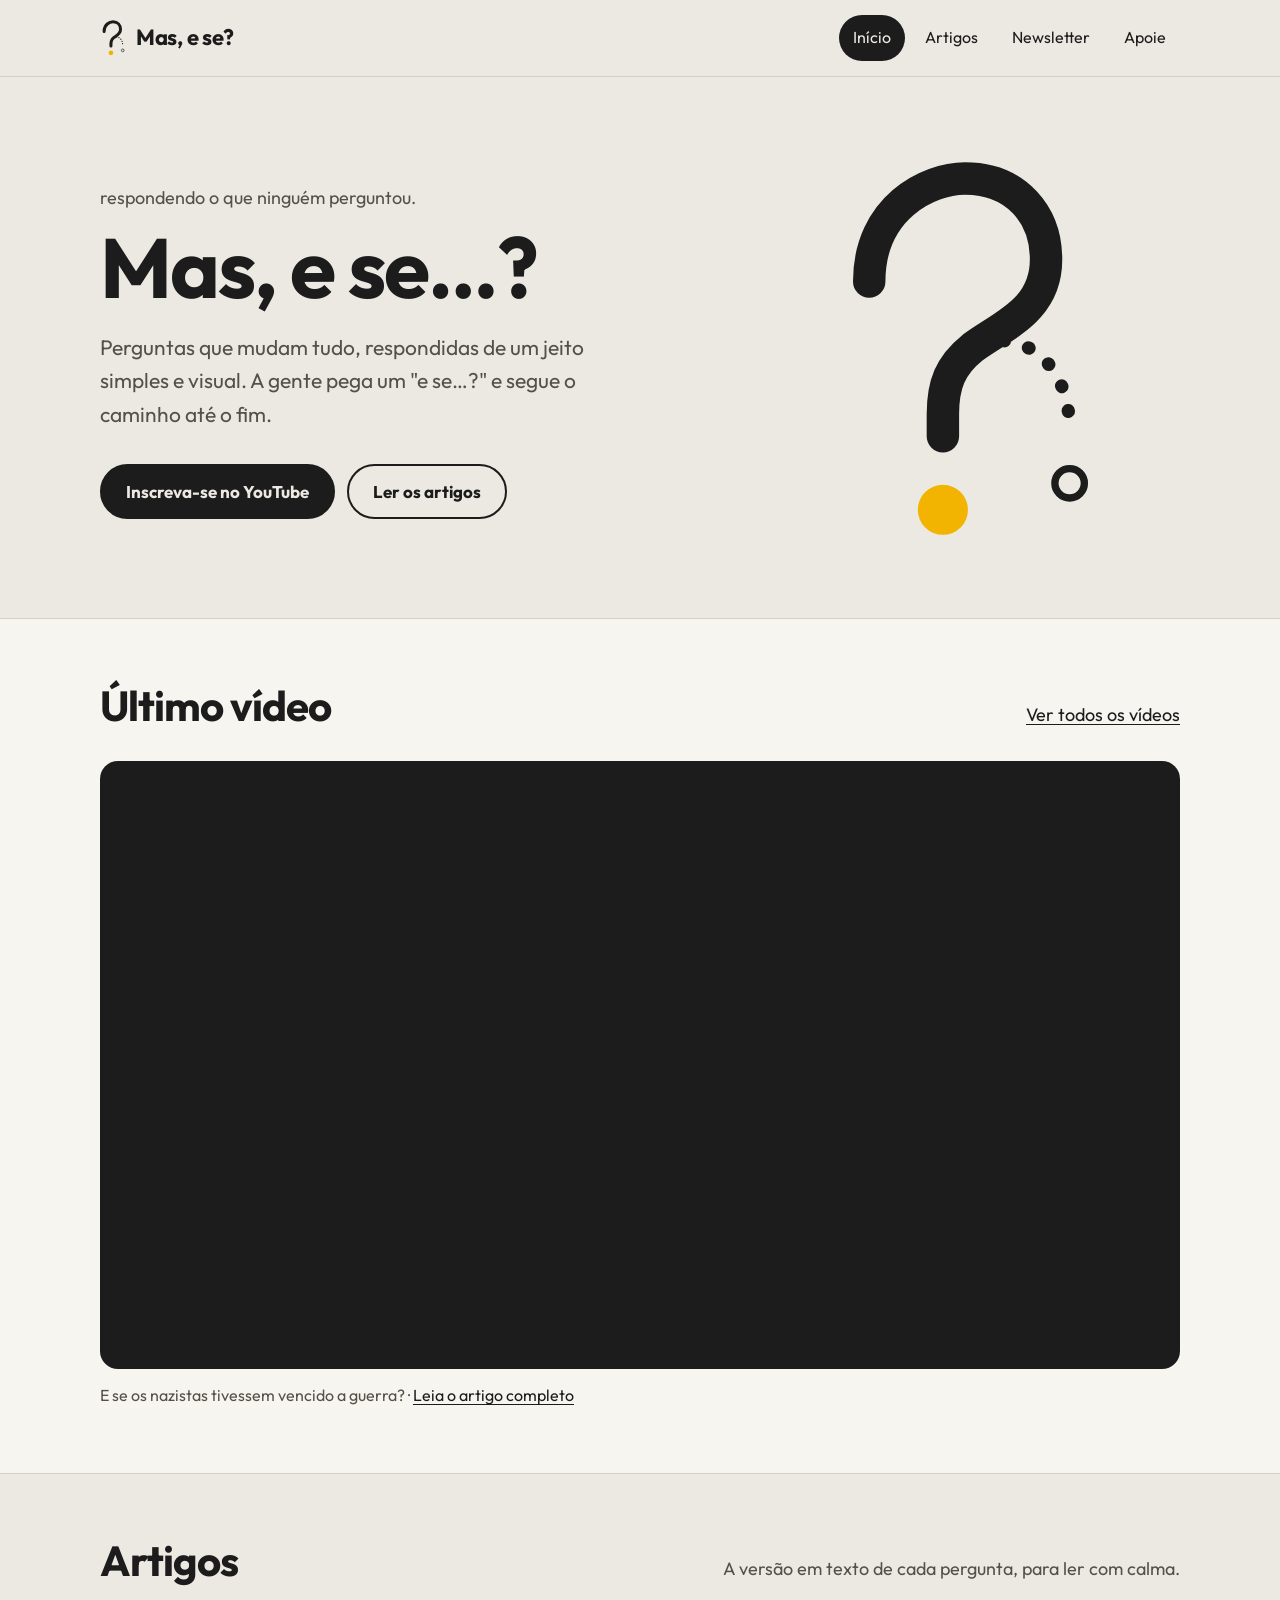
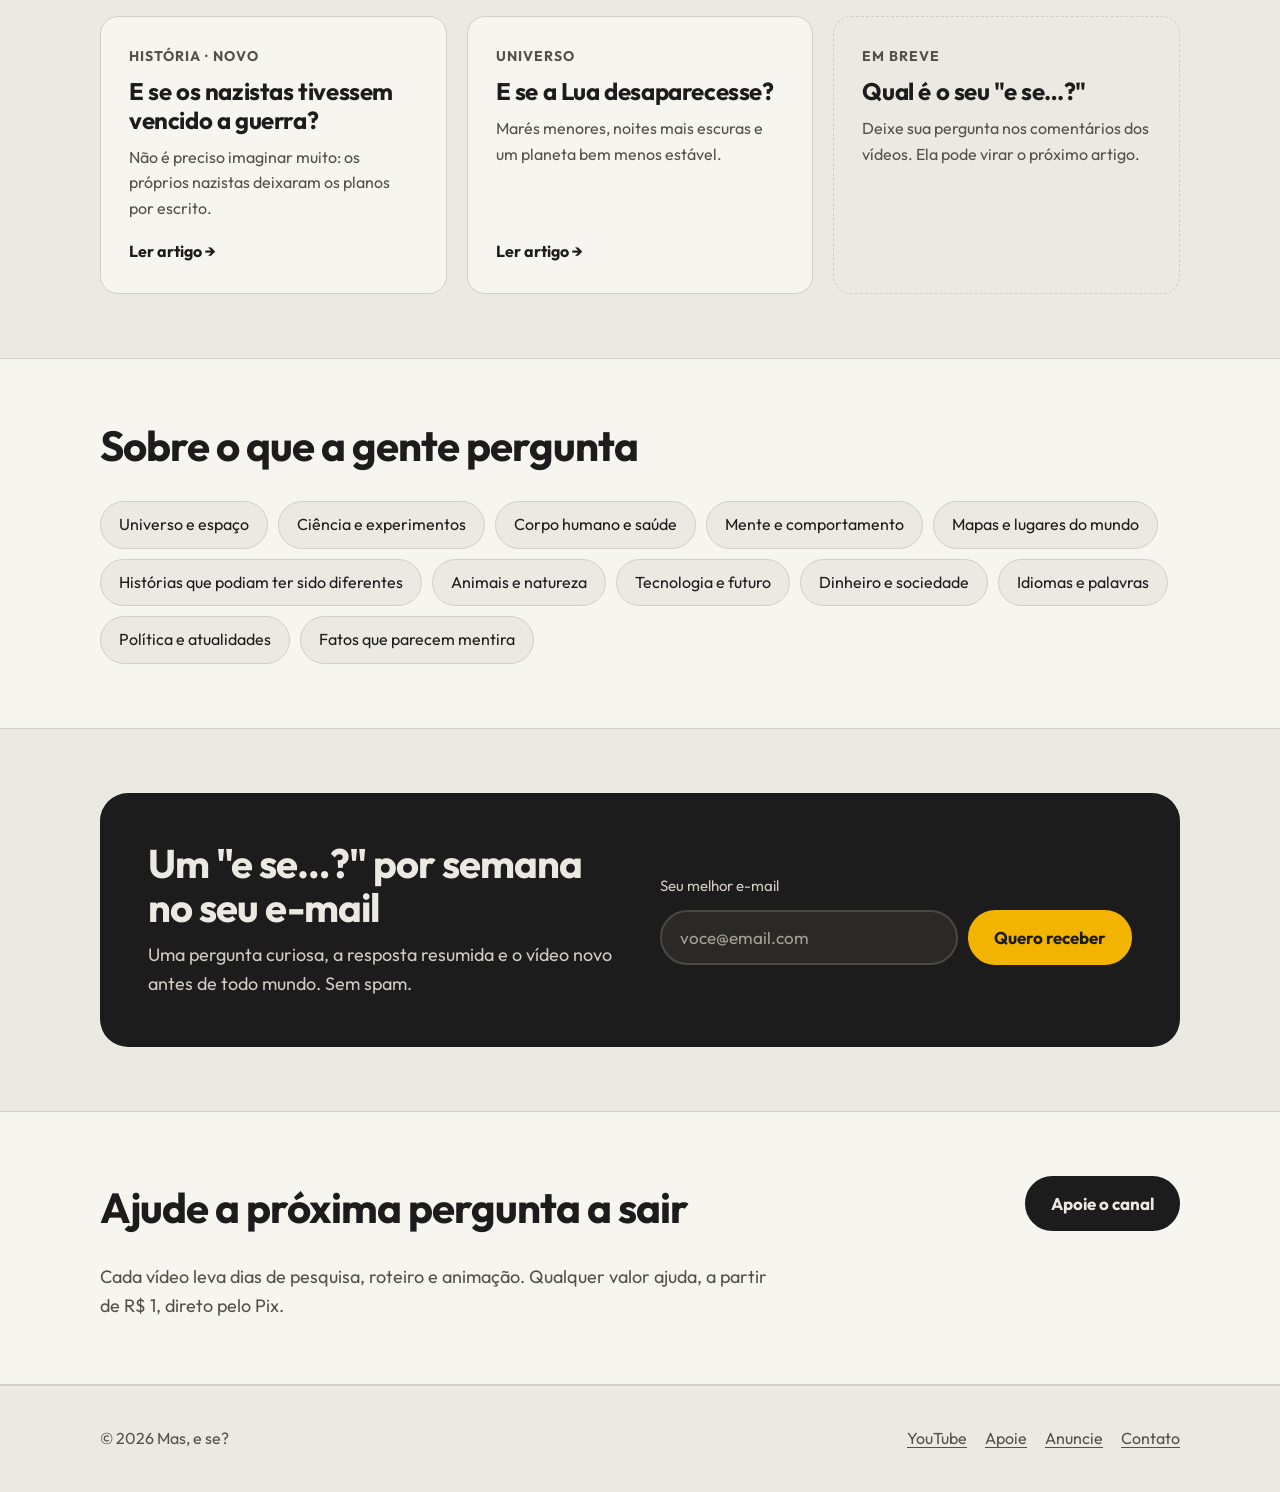
<file: index.html>
<!doctype html>
<html lang="pt-BR">
<head>
  <meta charset="utf-8">
  <meta name="viewport" content="width=device-width, initial-scale=1">
  <title>Mas, e se? — perguntas que mudam tudo</title>
  <meta name="description" content="Perguntas que mudam tudo, respondidas de um jeito simples e visual. Ciência, história, universo, corpo humano e muito mais.">
  <meta property="og:title" content="Mas, e se?">
  <meta property="og:description" content="Perguntas que mudam tudo, respondidas de um jeito simples e visual.">
  <meta property="og:type" content="website">
  <link rel="icon" href="favicon.svg" type="image/svg+xml">
  <link rel="preconnect" href="https://fonts.googleapis.com">
  <link rel="preconnect" href="https://fonts.gstatic.com" crossorigin>
  <link href="https://fonts.googleapis.com/css2?family=Outfit:wght@400;700&display=swap" rel="stylesheet">
  <link rel="stylesheet" href="style.css">
</head>
<body>
  <a class="skip" href="#conteudo">Pular para o conteúdo</a>

  <header class="site-header">
    <div class="wrap">
      <a class="brand" href="/" aria-label="Mas, e se? — página inicial">
        <img src="logo.svg" alt="" width="26" height="38">
        <span>Mas, e se?</span>
      </a>
      <nav class="nav" aria-label="Principal">
        <a href="/" aria-current="page">Início</a>
        <a href="#artigos">Artigos</a>
        <a href="#newsletter">Newsletter</a>
        <a href="apoie.html">Apoie</a>
      </nav>
    </div>
  </header>

  <main id="conteudo">
    <!-- HERO -->
    <section class="hero">
      <div class="wrap">
        <div>
          <p class="eyebrow">respondendo o que ninguém perguntou.</p>
          <h1>Mas, e se…?</h1>
          <p class="lead">Perguntas que mudam tudo, respondidas de um jeito simples e visual. A gente pega um "e se…?" e segue o caminho até o fim.</p>
          <div class="hero-actions">
            <a class="btn" href="https://www.youtube.com/@youtubemasese?sub_confirmation=1" target="_blank" rel="noopener">Inscreva-se no YouTube</a>
            <a class="btn ghost" href="#artigos">Ler os artigos</a>
          </div>
        </div>
        <img class="hero-mark" src="logo.svg" alt="" width="280" height="405">
      </div>
    </section>

    <!-- ÚLTIMO VÍDEO -->
    <section class="alt" aria-labelledby="titulo-video">
      <div class="wrap">
        <div class="section-head">
          <h2 id="titulo-video">Último vídeo</h2>
          <a href="https://www.youtube.com/@youtubemasese/videos" target="_blank" rel="noopener">Ver todos os vídeos</a>
        </div>
        <!-- Para trocar o vídeo, substitua o código depois de /embed/ pelo do vídeo novo (o que vem depois de youtu.be/ ou ?v=) -->
        <div class="video">
          <iframe src="https://www.youtube-nocookie.com/embed/lJ1Ig2pgP_Q" title="E se os nazistas tivessem vencido a guerra? — Mas, e se?" loading="lazy" allow="accelerometer; autoplay; clipboard-write; encrypted-media; gyroscope; picture-in-picture" allowfullscreen></iframe>
        </div>
        <p class="video-caption">E se os nazistas tivessem vencido a guerra? · <a href="e-se-os-nazistas-tivessem-vencido.html">Leia o artigo completo</a></p>
      </div>
    </section>

    <!-- ARTIGOS -->
    <section id="artigos" aria-labelledby="titulo-artigos">
      <div class="wrap">
        <div class="section-head">
          <h2 id="titulo-artigos">Artigos</h2>
          <p>A versão em texto de cada pergunta, para ler com calma.</p>
        </div>
        <div class="cards">
          <a class="card" href="e-se-os-nazistas-tivessem-vencido.html">
            <span class="tag">História · Novo</span>
            <h3>E se os nazistas tivessem vencido a guerra?</h3>
            <p>Não é preciso imaginar muito: os próprios nazistas deixaram os planos por escrito.</p>
            <span class="more">Ler artigo →</span>
          </a>
          <a class="card" href="e-se-a-lua-desaparecesse.html">
            <span class="tag">Universo</span>
            <h3>E se a Lua desaparecesse?</h3>
            <p>Marés menores, noites mais escuras e um planeta bem menos estável.</p>
            <span class="more">Ler artigo →</span>
          </a>
          <div class="card soon">
            <span class="tag">Em breve</span>
            <h3>Qual é o seu "e se…?"</h3>
            <p>Deixe sua pergunta nos comentários dos vídeos. Ela pode virar o próximo artigo.</p>
          </div>
        </div>
      </div>
    </section>

    <!-- TEMAS -->
    <section class="alt" aria-labelledby="titulo-temas">
      <div class="wrap">
        <div class="section-head">
          <h2 id="titulo-temas">Sobre o que a gente pergunta</h2>
        </div>
        <ul class="topics">
          <li>Universo e espaço</li>
          <li>Ciência e experimentos</li>
          <li>Corpo humano e saúde</li>
          <li>Mente e comportamento</li>
          <li>Mapas e lugares do mundo</li>
          <li>Histórias que podiam ter sido diferentes</li>
          <li>Animais e natureza</li>
          <li>Tecnologia e futuro</li>
          <li>Dinheiro e sociedade</li>
          <li>Idiomas e palavras</li>
          <li>Política e atualidades</li>
          <li>Fatos que parecem mentira</li>
        </ul>
      </div>
    </section>

    <!-- NEWSLETTER (funciona com o Netlify Forms) -->
    <section id="newsletter" aria-labelledby="titulo-news">
      <div class="wrap">
        <div class="newsletter">
          <div>
            <h2 id="titulo-news">Um "e se…?" por semana no seu e-mail</h2>
            <p>Uma pergunta curiosa, a resposta resumida e o vídeo novo antes de todo mundo. Sem spam.</p>
          </div>
          <form name="newsletter" method="POST" action="/obrigado.html" data-netlify="true" netlify-honeypot="campo-extra">
            <input type="hidden" name="form-name" value="newsletter">
            <p class="hidden-field"><label>Não preencha: <input name="campo-extra"></label></p>
            <label for="email">Seu melhor e-mail</label>
            <div class="field-row">
              <input id="email" type="email" name="email" placeholder="voce@email.com" autocomplete="email" required>
              <button class="btn" type="submit">Quero receber</button>
            </div>
          </form>
        </div>
      </div>
    </section>

    <!-- APOIO -->
    <section class="alt" aria-labelledby="titulo-apoio">
      <div class="wrap">
        <div class="section-head">
          <h2 id="titulo-apoio">Ajude a próxima pergunta a sair</h2>
          <a class="btn" href="apoie.html">Apoie o canal</a>
        </div>
        <p style="margin:0;max-width:680px;color:var(--muted)">Cada vídeo leva dias de pesquisa, roteiro e animação. Qualquer valor ajuda, a partir de R$ 1, direto pelo Pix.</p>
      </div>
    </section>
  </main>

  <footer class="site-footer">
    <div class="wrap">
      <span>© <span id="ano">2026</span> Mas, e se?</span>
      <nav aria-label="Rodapé">
        <a href="https://www.youtube.com/@youtubemasese" target="_blank" rel="noopener">YouTube</a>
        <a href="apoie.html">Apoie</a>
        <a href="apoie.html#anuncie">Anuncie</a>
        <a href="mailto:canalytmasese@gmail.com">Contato</a>
      </nav>
    </div>
  </footer>
  <script>document.getElementById('ano').textContent = new Date().getFullYear();</script>
</body>
</html>
</file>
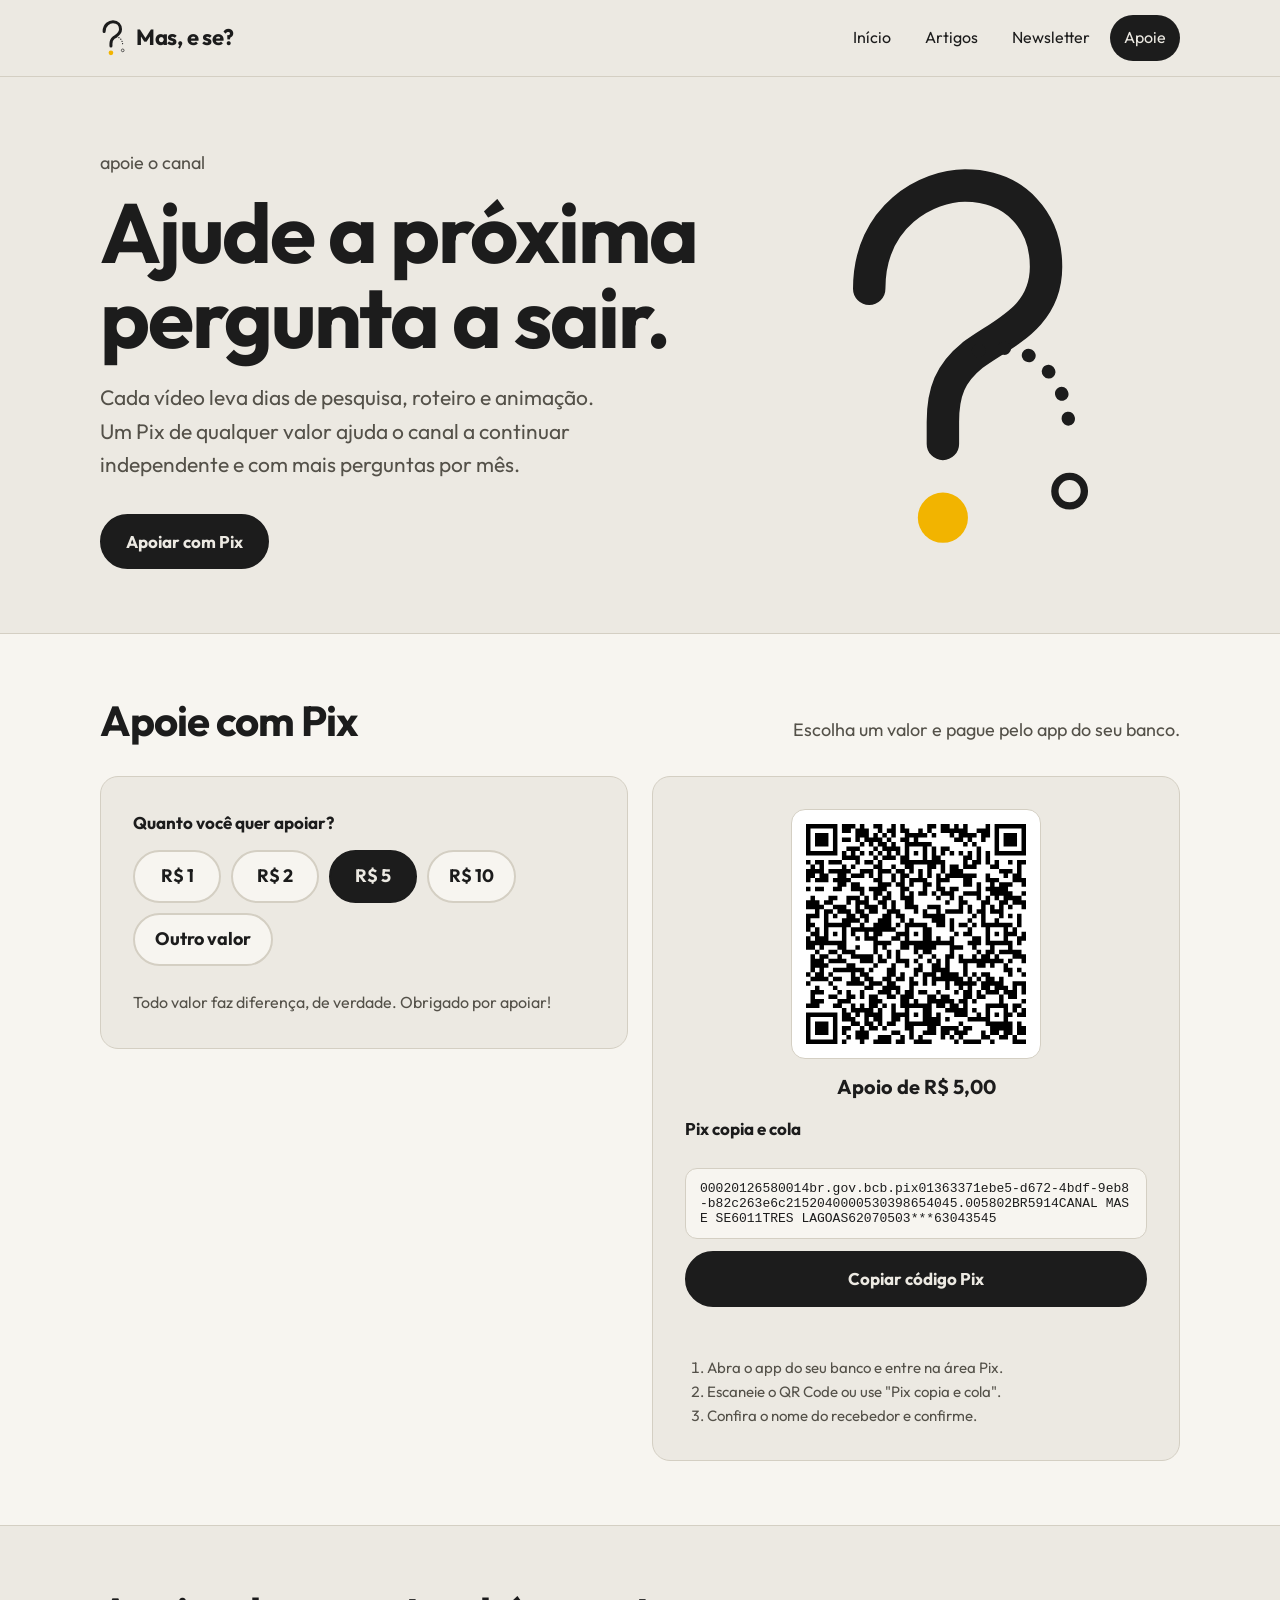
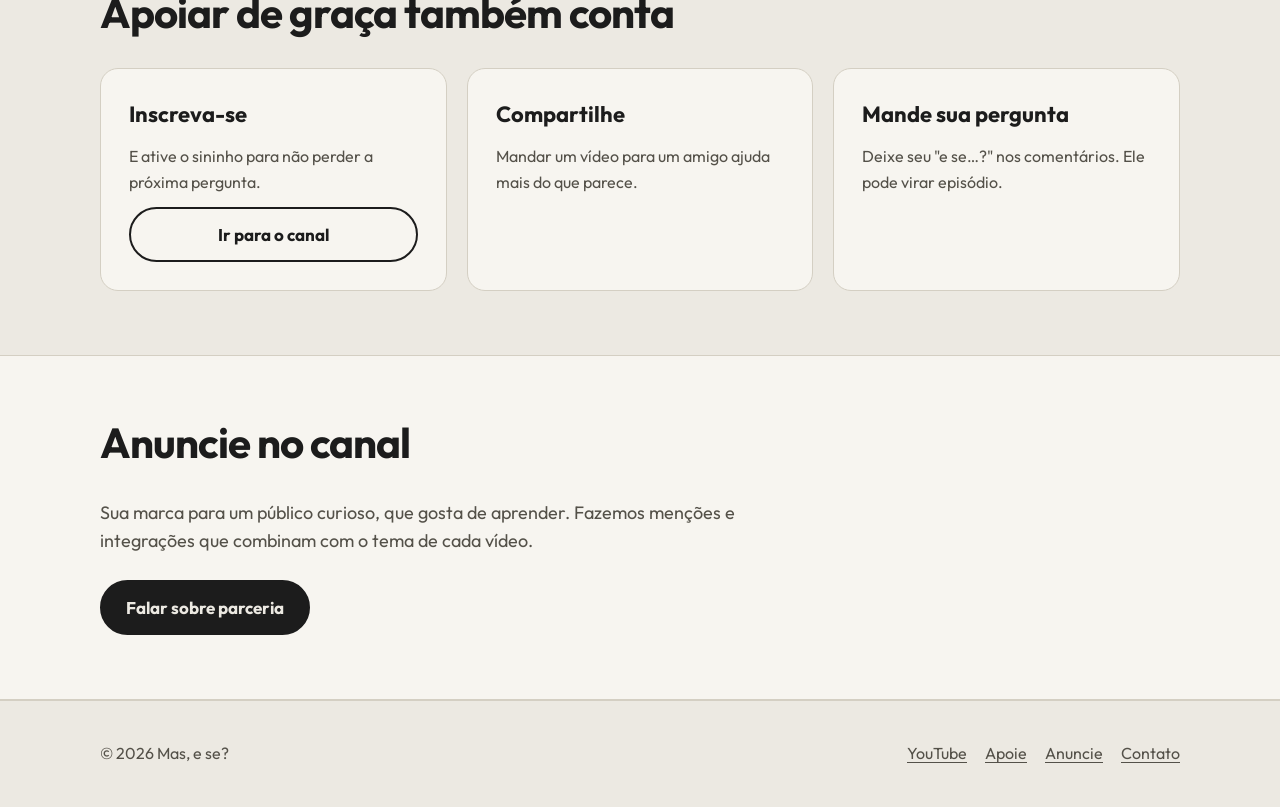
<file: apoie.html>
<!doctype html>
<html lang="pt-BR">
<head>
  <meta charset="utf-8">
  <meta name="viewport" content="width=device-width, initial-scale=1">
  <title>Apoie o canal — Mas, e se?</title>
  <meta name="description" content="Apoie o Mas, e se? com um Pix de qualquer valor e ajude a próxima pergunta a sair.">
  <link rel="icon" href="favicon.svg" type="image/svg+xml">
  <link rel="preconnect" href="https://fonts.googleapis.com">
  <link rel="preconnect" href="https://fonts.gstatic.com" crossorigin>
  <link href="https://fonts.googleapis.com/css2?family=Outfit:wght@400;700&display=swap" rel="stylesheet">
  <link rel="stylesheet" href="style.css">
</head>
<body>
  <a class="skip" href="#conteudo">Pular para o conteúdo</a>

  <header class="site-header">
    <div class="wrap">
      <a class="brand" href="/" aria-label="Mas, e se? — página inicial">
        <img src="logo.svg" alt="" width="26" height="38">
        <span>Mas, e se?</span>
      </a>
      <nav class="nav" aria-label="Principal">
        <a href="/">Início</a>
        <a href="/#artigos">Artigos</a>
        <a href="/#newsletter">Newsletter</a>
        <a href="apoie.html" aria-current="page">Apoie</a>
      </nav>
    </div>
  </header>

  <main id="conteudo">
    <section class="hero">
      <div class="wrap">
        <div>
          <p class="eyebrow">apoie o canal</p>
          <h1>Ajude a próxima pergunta a sair.</h1>
          <p class="lead">Cada vídeo leva dias de pesquisa, roteiro e animação. Um Pix de qualquer valor ajuda o canal a continuar independente e com mais perguntas por mês.</p>
          <div class="hero-actions">
            <a class="btn" href="#pix">Apoiar com Pix</a>
          </div>
        </div>
        <img class="hero-mark" src="logo.svg" alt="" width="280" height="405">
      </div>
    </section>

    <!-- PIX -->
    <section id="pix" class="alt" aria-labelledby="titulo-pix">
      <div class="wrap">
        <div class="section-head">
          <h2 id="titulo-pix">Apoie com Pix</h2>
          <p>Escolha um valor e pague pelo app do seu banco.</p>
        </div>

        <div class="pix">
          <div class="pix-values">
            <p class="pix-label" id="rotulo-valor">Quanto você quer apoiar?</p>
            <div class="chips" role="group" aria-labelledby="rotulo-valor">
              <button type="button" class="chip" data-valor="1" aria-pressed="false">R$ 1</button>
              <button type="button" class="chip" data-valor="2" aria-pressed="false">R$ 2</button>
              <button type="button" class="chip" data-valor="5" aria-pressed="true">R$ 5</button>
              <button type="button" class="chip" data-valor="10" aria-pressed="false">R$ 10</button>
              <button type="button" class="chip" data-valor="outro" aria-pressed="false">Outro valor</button>
            </div>
            <div class="pix-outro" id="campo-outro" hidden>
              <label for="valor-outro">Digite o valor (R$)</label>
              <input id="valor-outro" type="number" inputmode="decimal" min="1" step="0.01" placeholder="Ex.: 15">
              <p class="pix-hint">Se deixar em branco, você digita o valor direto no app do banco.</p>
            </div>
            <p class="pix-thanks">Todo valor faz diferença, de verdade. Obrigado por apoiar!</p>
          </div>

          <div class="pix-pay">
            <div id="pix-ativo" hidden>
              <div class="pix-qr" id="pix-qr" role="img" aria-label="QR Code do Pix"></div>
              <p class="pix-amount" id="pix-valor" aria-live="polite"></p>
              <label class="pix-label" for="pix-codigo">Pix copia e cola</label>
              <textarea id="pix-codigo" readonly rows="3"></textarea>
              <button type="button" class="btn" id="copiar-pix">Copiar código Pix</button>
              <p class="pix-status" id="pix-status" role="status"></p>
              <ol class="pix-steps">
                <li>Abra o app do seu banco e entre na área Pix.</li>
                <li>Escaneie o QR Code ou use "Pix copia e cola".</li>
                <li>Confira o nome do recebedor e confirme.</li>
              </ol>
            </div>
            <div id="pix-em-breve" class="pix-soon">
              <span class="dot" aria-hidden="true"></span>
              <p><strong>O Pix entra no ar em breve.</strong> Enquanto isso, se inscrever no canal já ajuda muito.</p>
              <a class="btn ghost" href="https://www.youtube.com/@youtubemasese?sub_confirmation=1" target="_blank" rel="noopener">Inscrever-se</a>
            </div>
          </div>
        </div>
      </div>
    </section>

    <section aria-labelledby="titulo-gratis">
      <div class="wrap">
        <div class="section-head">
          <h2 id="titulo-gratis">Apoiar de graça também conta</h2>
        </div>
        <div class="support-grid">
          <div class="support-card">
            <h3>Inscreva-se</h3>
            <p>E ative o sininho para não perder a próxima pergunta.</p>
            <a class="btn ghost" href="https://www.youtube.com/@youtubemasese?sub_confirmation=1" target="_blank" rel="noopener">Ir para o canal</a>
          </div>
          <div class="support-card">
            <h3>Compartilhe</h3>
            <p>Mandar um vídeo para um amigo ajuda mais do que parece.</p>
          </div>
          <div class="support-card">
            <h3>Mande sua pergunta</h3>
            <p>Deixe seu "e se…?" nos comentários. Ele pode virar episódio.</p>
          </div>
        </div>
      </div>
    </section>

    <!-- ANUNCIE -->
    <section id="anuncie" class="alt" aria-labelledby="titulo-anuncie">
      <div class="wrap">
        <div class="section-head">
          <h2 id="titulo-anuncie">Anuncie no canal</h2>
        </div>
        <p style="margin:0 0 24px;max-width:680px;color:var(--muted)">Sua marca para um público curioso, que gosta de aprender. Fazemos menções e integrações que combinam com o tema de cada vídeo.</p>
        <a class="btn" href="mailto:canalytmasese@gmail.com?subject=Parceria%20com%20o%20Mas%2C%20e%20se%3F">Falar sobre parceria</a>
      </div>
    </section>
  </main>

  <footer class="site-footer">
    <div class="wrap">
      <span>© <span id="ano">2026</span> Mas, e se?</span>
      <nav aria-label="Rodapé">
        <a href="https://www.youtube.com/@youtubemasese" target="_blank" rel="noopener">YouTube</a>
        <a href="apoie.html">Apoie</a>
        <a href="apoie.html#anuncie">Anuncie</a>
        <a href="mailto:canalytmasese@gmail.com">Contato</a>
      </nav>
    </div>
  </footer>

  <script src="qrcode.js"></script>
  <script>
    /* ===================== CONFIGURAÇÃO DO PIX =====================
       Preencha os três campos abaixo e o Pix é ativado automaticamente.
       - chave:  sua chave Pix (e-mail, CPF/CNPJ só números, celular no formato +5567999999999, ou chave aleatória)
       - nome:   nome do recebedor, como aparece no banco (até 25 letras)
       - cidade: sua cidade (até 15 letras)
    ================================================================ */
    var PIX = {
      chave: "3371ebe5-d672-4bdf-9eb8-b82c263e6c21",
      nome: "Canal Mas, e se?",
      cidade: "Três Lagoas"
    };

    document.getElementById('ano').textContent = new Date().getFullYear();

    function semAcento(t) {
      return t.normalize('NFD').replace(/[̀-ͯ]/g, '').replace(/[^A-Za-z0-9 ]/g, '').toUpperCase().trim();
    }
    function campo(id, valor) {
      return id + String(valor.length).padStart(2, '0') + valor;
    }
    function crc16(texto) {
      var crc = 0xFFFF;
      for (var i = 0; i < texto.length; i++) {
        crc ^= texto.charCodeAt(i) << 8;
        for (var j = 0; j < 8; j++) {
          crc = (crc & 0x8000) ? ((crc << 1) ^ 0x1021) : (crc << 1);
          crc &= 0xFFFF;
        }
      }
      return crc.toString(16).toUpperCase().padStart(4, '0');
    }
    function codigoPix(valor) {
      var conta = campo('00', 'br.gov.bcb.pix') + campo('01', PIX.chave.trim());
      var p = campo('00', '01') +
        campo('26', conta) +
        campo('52', '0000') +
        campo('53', '986') +
        (valor ? campo('54', valor.toFixed(2)) : '') +
        campo('58', 'BR') +
        campo('59', semAcento(PIX.nome).slice(0, 25)) +
        campo('60', semAcento(PIX.cidade).slice(0, 15)) +
        campo('62', campo('05', '***')) +
        '6304';
      return p + crc16(p);
    }

    var configurado = PIX.chave.trim() && PIX.nome.trim() && PIX.cidade.trim();
    var chips = document.querySelectorAll('.chip');
    var campoOutro = document.getElementById('campo-outro');
    var inputOutro = document.getElementById('valor-outro');
    var qrBox = document.getElementById('pix-qr');
    var codigoBox = document.getElementById('pix-codigo');
    var valorBox = document.getElementById('pix-valor');
    var status = document.getElementById('pix-status');
    var valorAtual = 5;

    function formatar(v) {
      return v.toLocaleString('pt-BR', { style: 'currency', currency: 'BRL' });
    }

    function atualizar() {
      if (!configurado) return;
      var codigo = codigoPix(valorAtual);
      codigoBox.value = codigo;
      valorBox.textContent = valorAtual ? 'Apoio de ' + formatar(valorAtual) : 'Valor livre: digite no app do banco';
      status.textContent = '';
      qrBox.innerHTML = '';
      if (window.qrcode) {
        var qr = qrcode(0, 'M');
        qr.addData(codigo);
        qr.make();
        qrBox.innerHTML = qr.createSvgTag({ cellSize: 4, margin: 0, scalable: true });
      }
    }

    chips.forEach(function (chip) {
      chip.addEventListener('click', function () {
        chips.forEach(function (c) { c.setAttribute('aria-pressed', 'false'); });
        chip.setAttribute('aria-pressed', 'true');
        if (chip.dataset.valor === 'outro') {
          campoOutro.hidden = false;
          inputOutro.focus();
          var v = parseFloat(inputOutro.value);
          valorAtual = v > 0 ? v : null;
        } else {
          campoOutro.hidden = true;
          valorAtual = parseFloat(chip.dataset.valor);
        }
        atualizar();
      });
    });

    inputOutro.addEventListener('input', function () {
      var v = parseFloat(inputOutro.value.replace(',', '.'));
      valorAtual = v > 0 ? Math.round(v * 100) / 100 : null;
      atualizar();
    });

    document.getElementById('copiar-pix').addEventListener('click', async function () {
      try {
        await navigator.clipboard.writeText(codigoBox.value);
        status.textContent = 'Código copiado! Agora cole no app do seu banco.';
      } catch (e) {
        codigoBox.select();
        status.textContent = 'Selecione o código acima e copie manualmente.';
      }
    });

    if (configurado) {
      document.getElementById('pix-ativo').hidden = false;
      document.getElementById('pix-em-breve').hidden = true;
      atualizar();
    }
  </script>
</body>
</html>
</file>
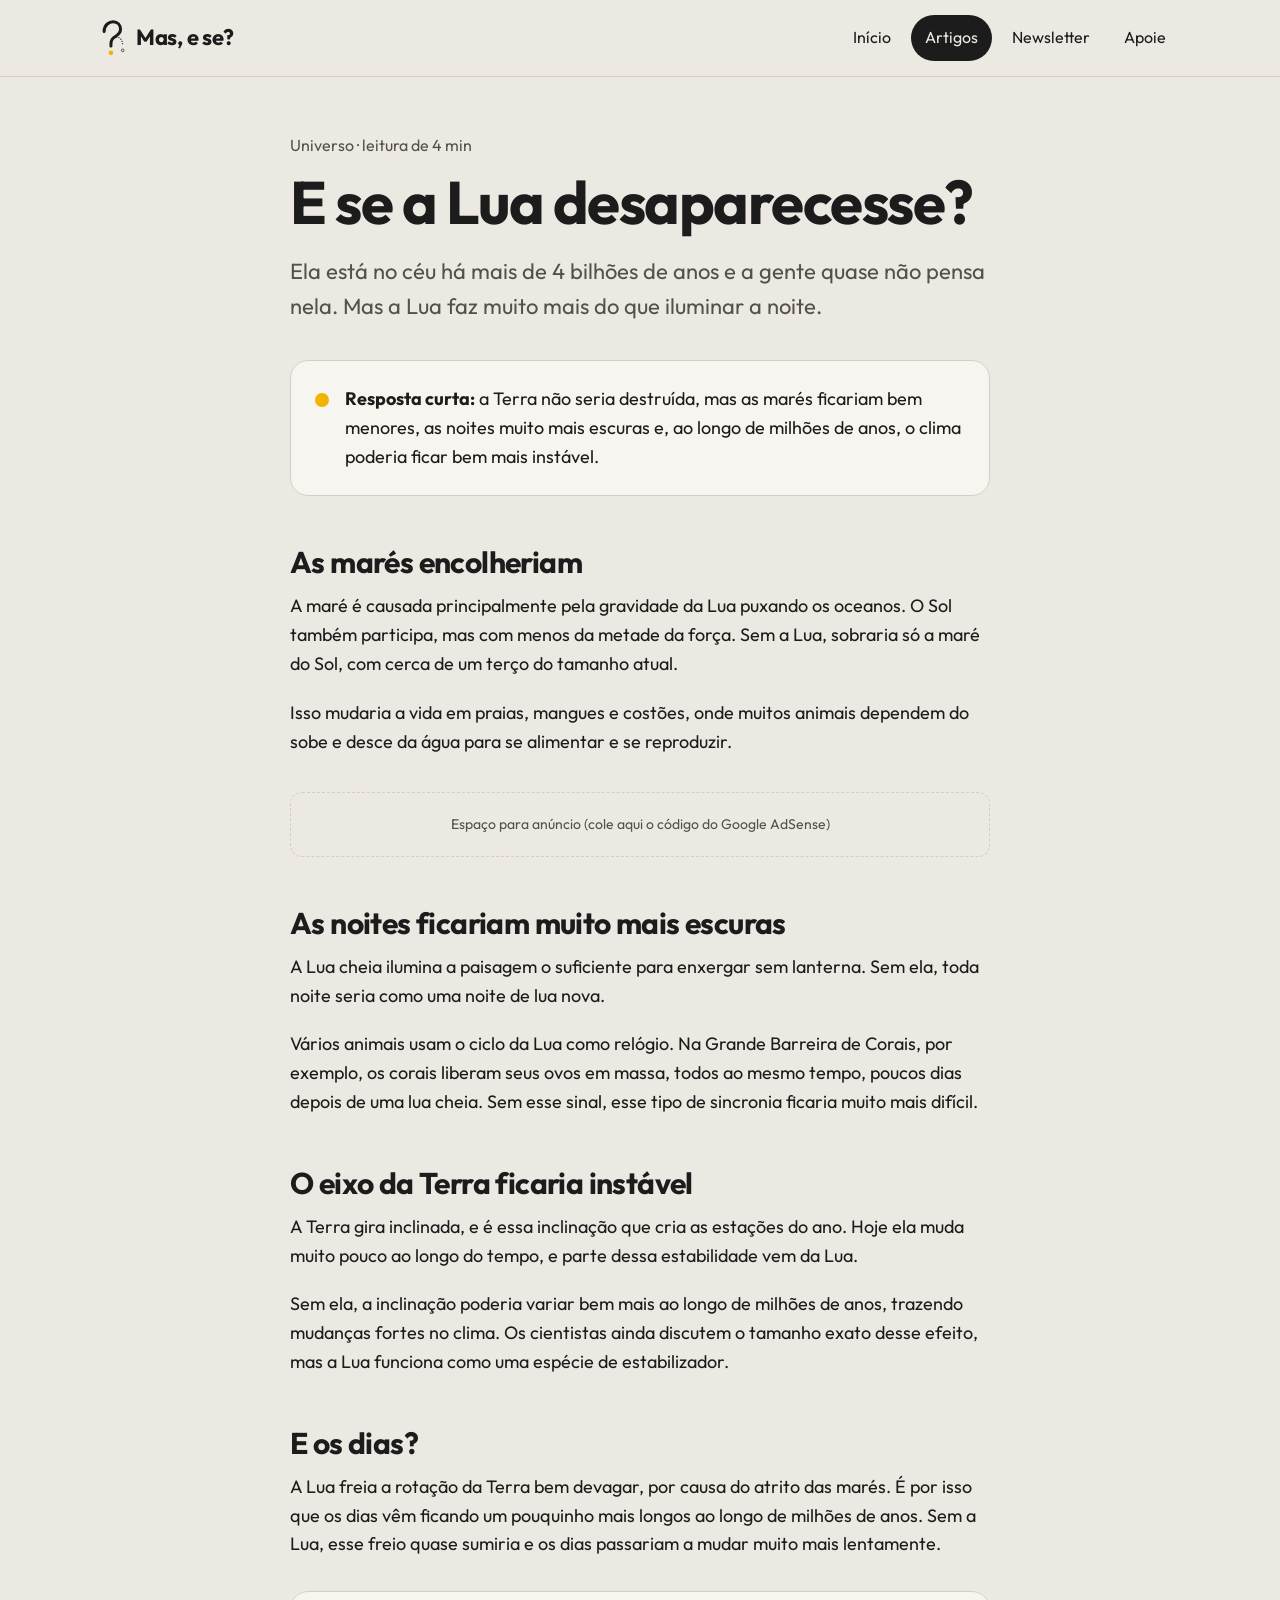
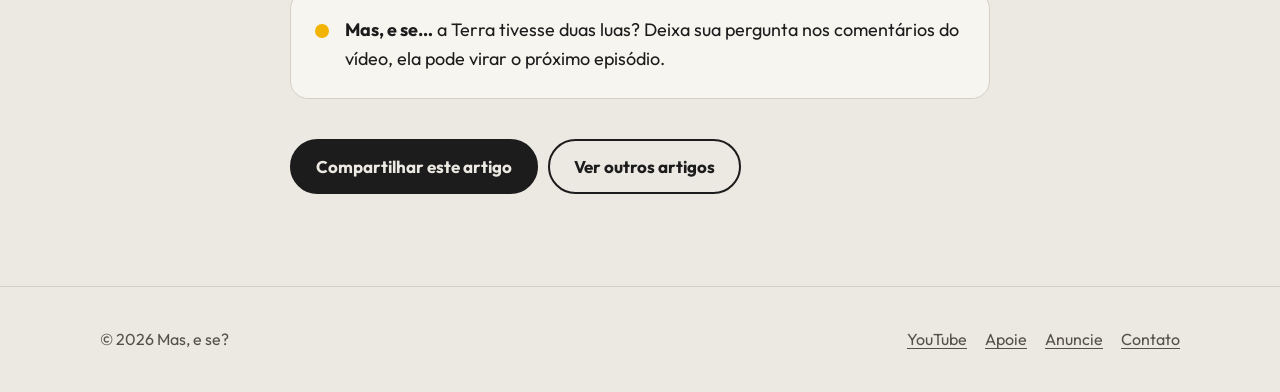
<file: e-se-a-lua-desaparecesse.html>
<!doctype html>
<html lang="pt-BR">
<head>
  <meta charset="utf-8">
  <meta name="viewport" content="width=device-width, initial-scale=1">
  <title>E se a Lua desaparecesse? — Mas, e se?</title>
  <meta name="description" content="O que aconteceria com a Terra se a Lua sumisse: marés menores, noites mais escuras e um eixo bem menos estável.">
  <meta property="og:title" content="E se a Lua desaparecesse?">
  <meta property="og:description" content="Marés menores, noites mais escuras e um planeta bem menos estável.">
  <meta property="og:type" content="article">
  <link rel="icon" href="favicon.svg" type="image/svg+xml">
  <link rel="preconnect" href="https://fonts.googleapis.com">
  <link rel="preconnect" href="https://fonts.gstatic.com" crossorigin>
  <link href="https://fonts.googleapis.com/css2?family=Outfit:wght@400;700&display=swap" rel="stylesheet">
  <link rel="stylesheet" href="style.css">
</head>
<body>
  <a class="skip" href="#conteudo">Pular para o conteúdo</a>

  <header class="site-header">
    <div class="wrap">
      <a class="brand" href="/" aria-label="Mas, e se? — página inicial">
        <img src="logo.svg" alt="" width="26" height="38">
        <span>Mas, e se?</span>
      </a>
      <nav class="nav" aria-label="Principal">
        <a href="/">Início</a>
        <a href="/#artigos" aria-current="page">Artigos</a>
        <a href="/#newsletter">Newsletter</a>
        <a href="apoie.html">Apoie</a>
      </nav>
    </div>
  </header>

  <!--
    MODELO DE ARTIGO
    Para criar um novo: copie este arquivo, renomeie (ex.: e-se-os-dinossauros-nao-tivessem-sido-extintos.html),
    troque o título, a descrição, o vídeo e o texto, e adicione um card novo na seção "Artigos" do index.html.
  -->
  <main id="conteudo" class="article">
    <article class="wrap">
      <p class="meta">Universo · leitura de 4 min</p>
      <h1>E se a Lua desaparecesse?</h1>
      <p class="lead">Ela está no céu há mais de 4 bilhões de anos e a gente quase não pensa nela. Mas a Lua faz muito mais do que iluminar a noite.</p>

      <!--
        QUANDO O VÍDEO DESTA PERGUNTA SAIR, cole aqui (trocando ID_DO_VIDEO pelo código do vídeo):

        <div class="video">
          <iframe src="https://www.youtube-nocookie.com/embed/ID_DO_VIDEO" title="Vídeo: E se a Lua desaparecesse?" loading="lazy" allow="accelerometer; autoplay; clipboard-write; encrypted-media; gyroscope; picture-in-picture" allowfullscreen></iframe>
        </div>
      -->

      <div class="callout">
        <span class="dot" aria-hidden="true"></span>
        <p><strong>Resposta curta:</strong> a Terra não seria destruída, mas as marés ficariam bem menores, as noites muito mais escuras e, ao longo de milhões de anos, o clima poderia ficar bem mais instável.</p>
      </div>

      <h2>As marés encolheriam</h2>
      <p>A maré é causada principalmente pela gravidade da Lua puxando os oceanos. O Sol também participa, mas com menos da metade da força. Sem a Lua, sobraria só a maré do Sol, com cerca de um terço do tamanho atual.</p>
      <p>Isso mudaria a vida em praias, mangues e costões, onde muitos animais dependem do sobe e desce da água para se alimentar e se reproduzir.</p>

      <div class="ad-slot">Espaço para anúncio (cole aqui o código do Google AdSense)</div>

      <h2>As noites ficariam muito mais escuras</h2>
      <p>A Lua cheia ilumina a paisagem o suficiente para enxergar sem lanterna. Sem ela, toda noite seria como uma noite de lua nova.</p>
      <p>Vários animais usam o ciclo da Lua como relógio. Na Grande Barreira de Corais, por exemplo, os corais liberam seus ovos em massa, todos ao mesmo tempo, poucos dias depois de uma lua cheia. Sem esse sinal, esse tipo de sincronia ficaria muito mais difícil.</p>

      <h2>O eixo da Terra ficaria instável</h2>
      <p>A Terra gira inclinada, e é essa inclinação que cria as estações do ano. Hoje ela muda muito pouco ao longo do tempo, e parte dessa estabilidade vem da Lua.</p>
      <p>Sem ela, a inclinação poderia variar bem mais ao longo de milhões de anos, trazendo mudanças fortes no clima. Os cientistas ainda discutem o tamanho exato desse efeito, mas a Lua funciona como uma espécie de estabilizador.</p>

      <h2>E os dias?</h2>
      <p>A Lua freia a rotação da Terra bem devagar, por causa do atrito das marés. É por isso que os dias vêm ficando um pouquinho mais longos ao longo de milhões de anos. Sem a Lua, esse freio quase sumiria e os dias passariam a mudar muito mais lentamente.</p>

      <div class="callout">
        <span class="dot" aria-hidden="true"></span>
        <p><strong>Mas, e se…</strong> a Terra tivesse duas luas? Deixa sua pergunta nos comentários do vídeo, ela pode virar o próximo episódio.</p>
      </div>

      <div class="share">
        <button class="btn" type="button" id="compartilhar">Compartilhar este artigo</button>
        <a class="btn ghost" href="/#artigos">Ver outros artigos</a>
      </div>
      <p id="aviso-copia" role="status" style="margin-top:12px;color:var(--muted);font-size:16px"></p>
    </article>
  </main>

  <footer class="site-footer">
    <div class="wrap">
      <span>© <span id="ano">2026</span> Mas, e se?</span>
      <nav aria-label="Rodapé">
        <a href="https://www.youtube.com/@youtubemasese" target="_blank" rel="noopener">YouTube</a>
        <a href="apoie.html">Apoie</a>
        <a href="apoie.html#anuncie">Anuncie</a>
        <a href="mailto:canalytmasese@gmail.com">Contato</a>
      </nav>
    </div>
  </footer>
  <script>
    document.getElementById('ano').textContent = new Date().getFullYear();
    document.getElementById('compartilhar').addEventListener('click', async function () {
      var dados = { title: document.title, url: location.href };
      var aviso = document.getElementById('aviso-copia');
      try {
        if (navigator.share) { await navigator.share(dados); return; }
        await navigator.clipboard.writeText(location.href);
        aviso.textContent = 'Link copiado!';
      } catch (e) {
        aviso.textContent = 'Copie o link na barra do navegador para compartilhar.';
      }
    });
  </script>
</body>
</html>
</file>
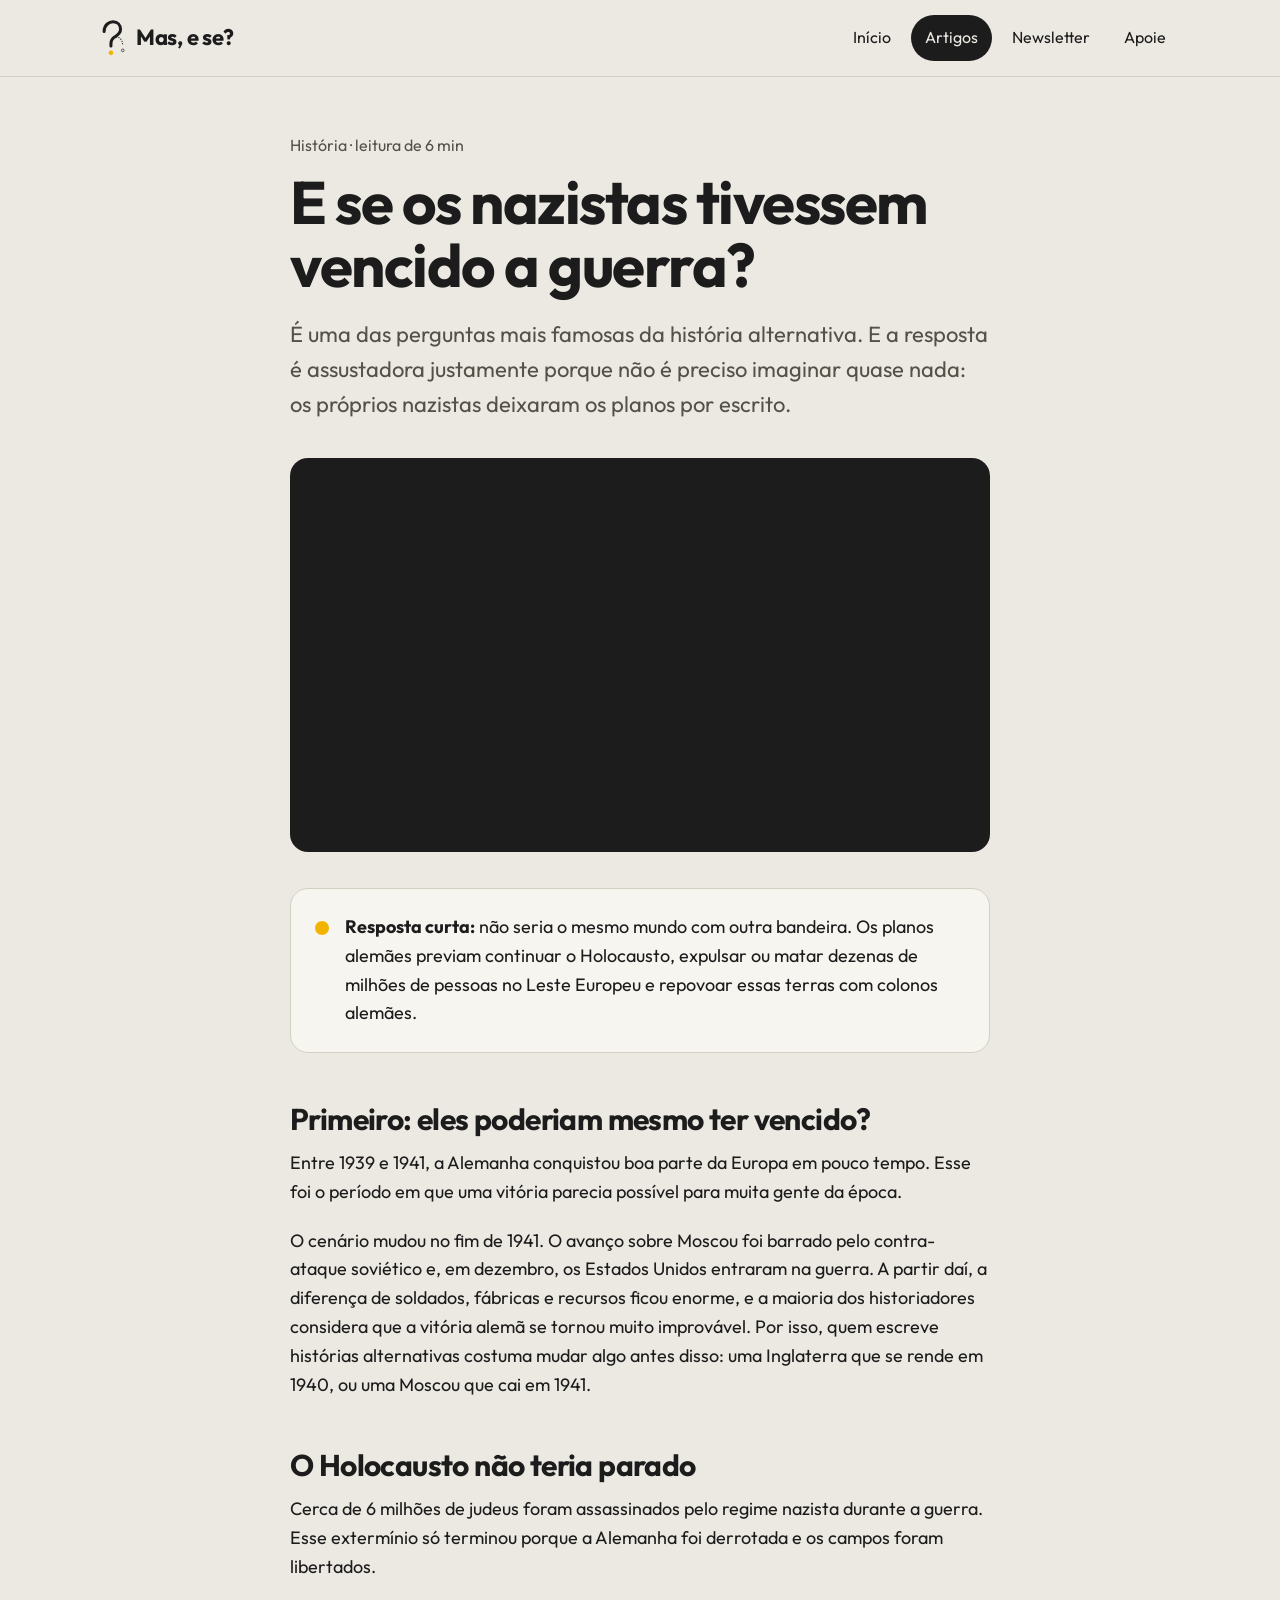
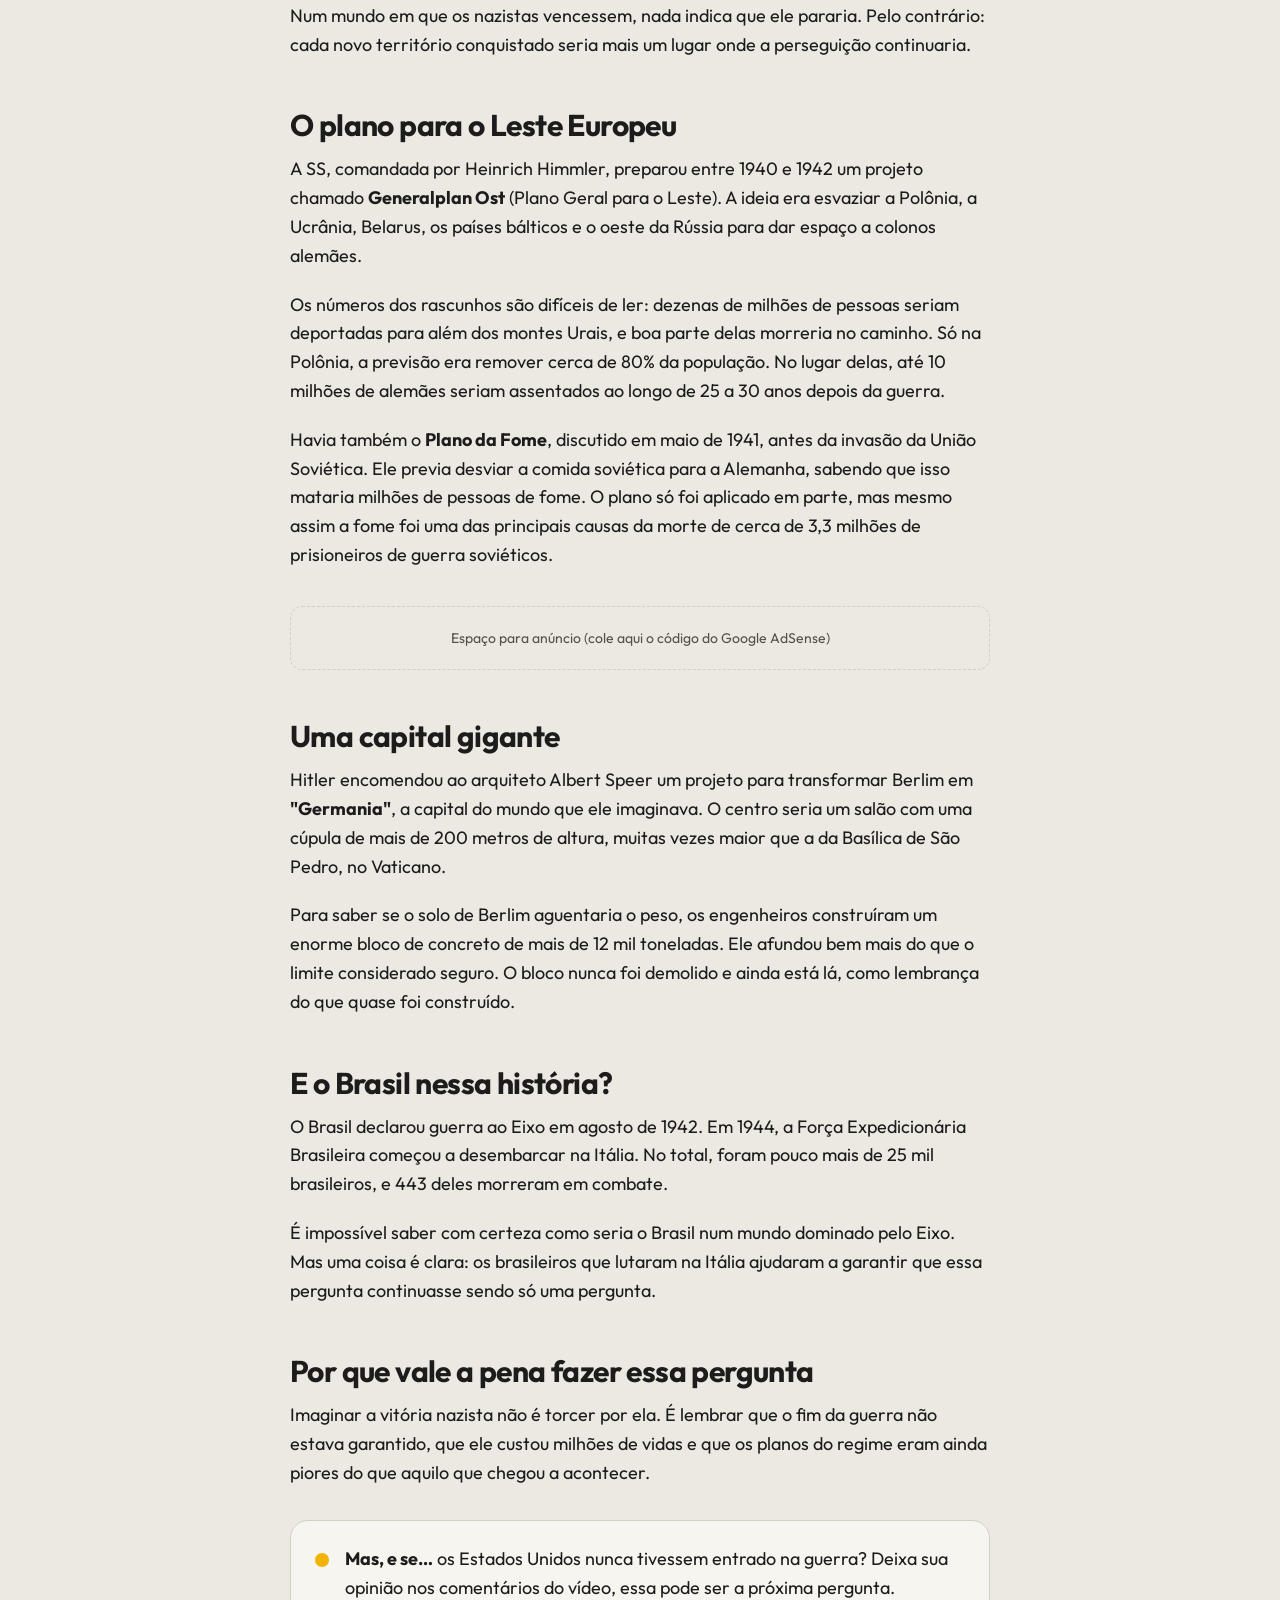
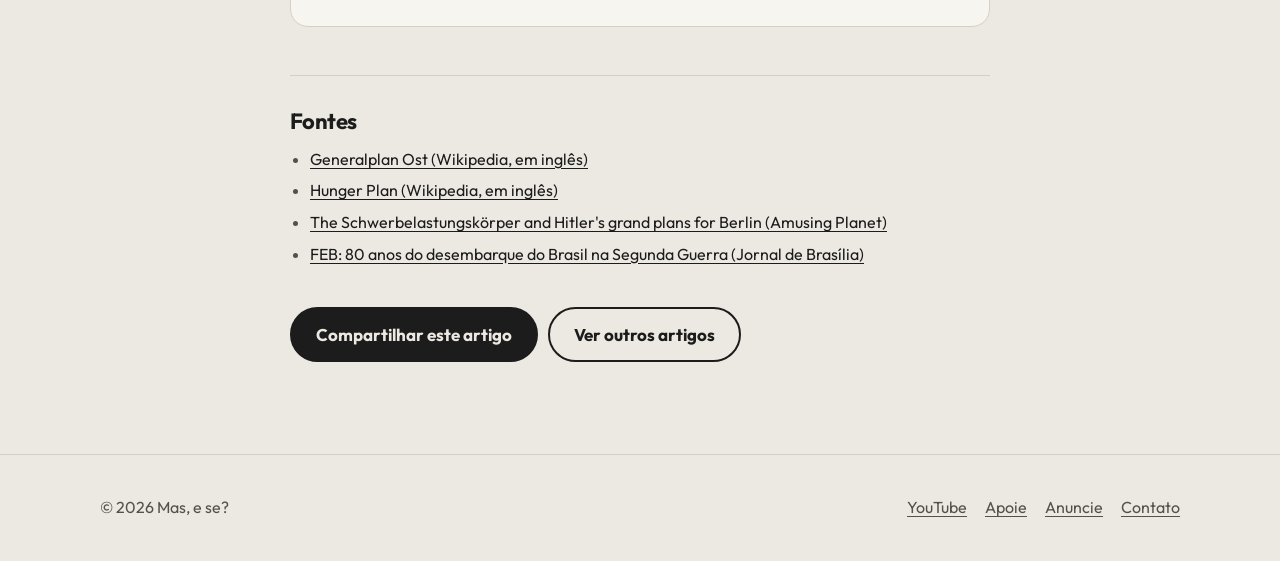
<file: e-se-os-nazistas-tivessem-vencido.html>
<!doctype html>
<html lang="pt-BR">
<head>
  <meta charset="utf-8">
  <meta name="viewport" content="width=device-width, initial-scale=1">
  <title>E se os nazistas tivessem vencido a guerra? — Mas, e se?</title>
  <meta name="description" content="Os nazistas deixaram por escrito o que fariam se vencessem a Segunda Guerra. Veja o que diziam os planos e por que a vitória deles ficou cada vez mais improvável.">
  <meta property="og:title" content="E se os nazistas tivessem vencido a guerra?">
  <meta property="og:description" content="Não é preciso imaginar muito: os próprios nazistas deixaram os planos por escrito.">
  <meta property="og:type" content="article">
  <link rel="icon" href="favicon.svg" type="image/svg+xml">
  <link rel="preconnect" href="https://fonts.googleapis.com">
  <link rel="preconnect" href="https://fonts.gstatic.com" crossorigin>
  <link href="https://fonts.googleapis.com/css2?family=Outfit:wght@400;700&display=swap" rel="stylesheet">
  <link rel="stylesheet" href="style.css">
</head>
<body>
  <a class="skip" href="#conteudo">Pular para o conteúdo</a>

  <header class="site-header">
    <div class="wrap">
      <a class="brand" href="/" aria-label="Mas, e se? — página inicial">
        <img src="logo.svg" alt="" width="26" height="38">
        <span>Mas, e se?</span>
      </a>
      <nav class="nav" aria-label="Principal">
        <a href="/">Início</a>
        <a href="/#artigos" aria-current="page">Artigos</a>
        <a href="/#newsletter">Newsletter</a>
        <a href="apoie.html">Apoie</a>
      </nav>
    </div>
  </header>

  <main id="conteudo" class="article">
    <article class="wrap">
      <p class="meta">História · leitura de 6 min</p>
      <h1>E se os nazistas tivessem vencido a guerra?</h1>
      <p class="lead">É uma das perguntas mais famosas da história alternativa. E a resposta é assustadora justamente porque não é preciso imaginar quase nada: os próprios nazistas deixaram os planos por escrito.</p>

      <div class="video">
        <iframe src="https://www.youtube-nocookie.com/embed/lJ1Ig2pgP_Q" title="Vídeo: E se os nazistas tivessem vencido a guerra?" allow="accelerometer; autoplay; clipboard-write; encrypted-media; gyroscope; picture-in-picture" allowfullscreen></iframe>
      </div>

      <div class="callout">
        <span class="dot" aria-hidden="true"></span>
        <p><strong>Resposta curta:</strong> não seria o mesmo mundo com outra bandeira. Os planos alemães previam continuar o Holocausto, expulsar ou matar dezenas de milhões de pessoas no Leste Europeu e repovoar essas terras com colonos alemães.</p>
      </div>

      <h2>Primeiro: eles poderiam mesmo ter vencido?</h2>
      <p>Entre 1939 e 1941, a Alemanha conquistou boa parte da Europa em pouco tempo. Esse foi o período em que uma vitória parecia possível para muita gente da época.</p>
      <p>O cenário mudou no fim de 1941. O avanço sobre Moscou foi barrado pelo contra-ataque soviético e, em dezembro, os Estados Unidos entraram na guerra. A partir daí, a diferença de soldados, fábricas e recursos ficou enorme, e a maioria dos historiadores considera que a vitória alemã se tornou muito improvável. Por isso, quem escreve histórias alternativas costuma mudar algo antes disso: uma Inglaterra que se rende em 1940, ou uma Moscou que cai em 1941.</p>

      <h2>O Holocausto não teria parado</h2>
      <p>Cerca de 6 milhões de judeus foram assassinados pelo regime nazista durante a guerra. Esse extermínio só terminou porque a Alemanha foi derrotada e os campos foram libertados.</p>
      <p>Num mundo em que os nazistas vencessem, nada indica que ele pararia. Pelo contrário: cada novo território conquistado seria mais um lugar onde a perseguição continuaria.</p>

      <h2>O plano para o Leste Europeu</h2>
      <p>A SS, comandada por Heinrich Himmler, preparou entre 1940 e 1942 um projeto chamado <strong>Generalplan Ost</strong> (Plano Geral para o Leste). A ideia era esvaziar a Polônia, a Ucrânia, Belarus, os países bálticos e o oeste da Rússia para dar espaço a colonos alemães.</p>
      <p>Os números dos rascunhos são difíceis de ler: dezenas de milhões de pessoas seriam deportadas para além dos montes Urais, e boa parte delas morreria no caminho. Só na Polônia, a previsão era remover cerca de 80% da população. No lugar delas, até 10 milhões de alemães seriam assentados ao longo de 25 a 30 anos depois da guerra.</p>
      <p>Havia também o <strong>Plano da Fome</strong>, discutido em maio de 1941, antes da invasão da União Soviética. Ele previa desviar a comida soviética para a Alemanha, sabendo que isso mataria milhões de pessoas de fome. O plano só foi aplicado em parte, mas mesmo assim a fome foi uma das principais causas da morte de cerca de 3,3 milhões de prisioneiros de guerra soviéticos.</p>

      <div class="ad-slot">Espaço para anúncio (cole aqui o código do Google AdSense)</div>

      <h2>Uma capital gigante</h2>
      <p>Hitler encomendou ao arquiteto Albert Speer um projeto para transformar Berlim em <strong>"Germania"</strong>, a capital do mundo que ele imaginava. O centro seria um salão com uma cúpula de mais de 200 metros de altura, muitas vezes maior que a da Basílica de São Pedro, no Vaticano.</p>
      <p>Para saber se o solo de Berlim aguentaria o peso, os engenheiros construíram um enorme bloco de concreto de mais de 12 mil toneladas. Ele afundou bem mais do que o limite considerado seguro. O bloco nunca foi demolido e ainda está lá, como lembrança do que quase foi construído.</p>

      <h2>E o Brasil nessa história?</h2>
      <p>O Brasil declarou guerra ao Eixo em agosto de 1942. Em 1944, a Força Expedicionária Brasileira começou a desembarcar na Itália. No total, foram pouco mais de 25 mil brasileiros, e 443 deles morreram em combate.</p>
      <p>É impossível saber com certeza como seria o Brasil num mundo dominado pelo Eixo. Mas uma coisa é clara: os brasileiros que lutaram na Itália ajudaram a garantir que essa pergunta continuasse sendo só uma pergunta.</p>

      <h2>Por que vale a pena fazer essa pergunta</h2>
      <p>Imaginar a vitória nazista não é torcer por ela. É lembrar que o fim da guerra não estava garantido, que ele custou milhões de vidas e que os planos do regime eram ainda piores do que aquilo que chegou a acontecer.</p>

      <div class="callout">
        <span class="dot" aria-hidden="true"></span>
        <p><strong>Mas, e se…</strong> os Estados Unidos nunca tivessem entrado na guerra? Deixa sua opinião nos comentários do vídeo, essa pode ser a próxima pergunta.</p>
      </div>

      <div class="sources">
        <h2>Fontes</h2>
        <ul>
          <li><a href="https://en.wikipedia.org/wiki/Generalplan_Ost" target="_blank" rel="noopener">Generalplan Ost (Wikipedia, em inglês)</a></li>
          <li><a href="https://en.wikipedia.org/wiki/Hunger_Plan" target="_blank" rel="noopener">Hunger Plan (Wikipedia, em inglês)</a></li>
          <li><a href="https://www.amusingplanet.com/2016/06/the-schwerbelastungskorper-and-hitlers.html" target="_blank" rel="noopener">The Schwerbelastungskörper and Hitler's grand plans for Berlin (Amusing Planet)</a></li>
          <li><a href="https://jornaldebrasilia.com.br/noticias/brasil/feb-80-anos-do-desembarque-do-brasil-na-segunda-guerra-mundial/" target="_blank" rel="noopener">FEB: 80 anos do desembarque do Brasil na Segunda Guerra (Jornal de Brasília)</a></li>
        </ul>
      </div>

      <div class="share">
        <button class="btn" type="button" id="compartilhar">Compartilhar este artigo</button>
        <a class="btn ghost" href="/#artigos">Ver outros artigos</a>
      </div>
      <p id="aviso-copia" role="status" style="margin-top:12px;color:var(--muted);font-size:16px"></p>
    </article>
  </main>

  <footer class="site-footer">
    <div class="wrap">
      <span>© <span id="ano">2026</span> Mas, e se?</span>
      <nav aria-label="Rodapé">
        <a href="https://www.youtube.com/@youtubemasese" target="_blank" rel="noopener">YouTube</a>
        <a href="apoie.html">Apoie</a>
        <a href="apoie.html#anuncie">Anuncie</a>
        <a href="mailto:canalytmasese@gmail.com">Contato</a>
      </nav>
    </div>
  </footer>
  <script>
    document.getElementById('ano').textContent = new Date().getFullYear();
    document.getElementById('compartilhar').addEventListener('click', async function () {
      var dados = { title: document.title, url: location.href };
      var aviso = document.getElementById('aviso-copia');
      try {
        if (navigator.share) { await navigator.share(dados); return; }
        await navigator.clipboard.writeText(location.href);
        aviso.textContent = 'Link copiado!';
      } catch (e) {
        aviso.textContent = 'Copie o link na barra do navegador para compartilhar.';
      }
    });
  </script>
</body>
</html>
</file>
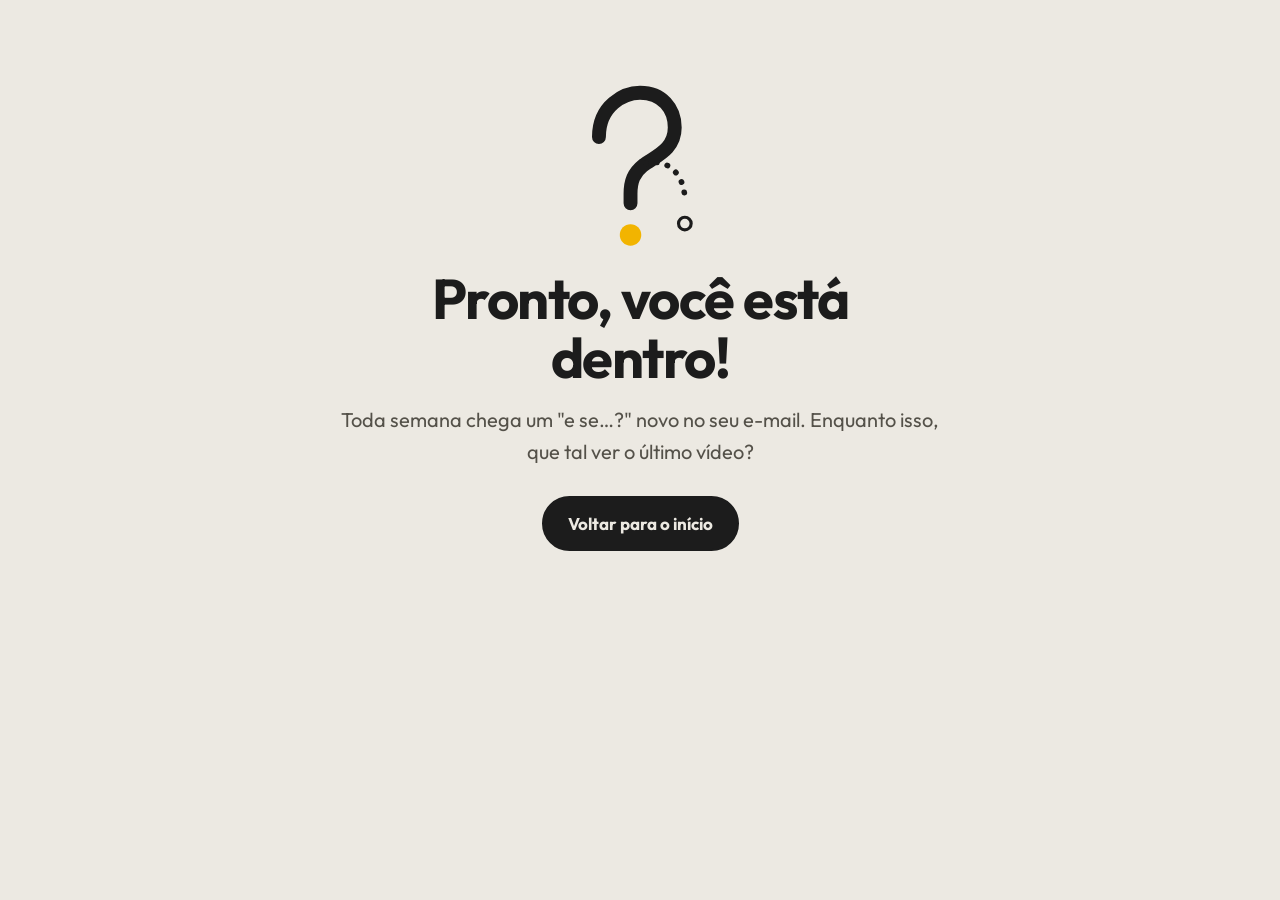
<file: obrigado.html>
<!doctype html>
<html lang="pt-BR">
<head>
  <meta charset="utf-8">
  <meta name="viewport" content="width=device-width, initial-scale=1">
  <title>Inscrição confirmada — Mas, e se?</title>
  <meta name="robots" content="noindex">
  <link rel="icon" href="favicon.svg" type="image/svg+xml">
  <link rel="preconnect" href="https://fonts.googleapis.com">
  <link rel="preconnect" href="https://fonts.gstatic.com" crossorigin>
  <link href="https://fonts.googleapis.com/css2?family=Outfit:wght@400;700&display=swap" rel="stylesheet">
  <link rel="stylesheet" href="style.css">
</head>
<body>
  <main class="simple">
    <div class="wrap">
      <img src="logo.svg" alt="" width="120" height="174">
      <h1>Pronto, você está dentro!</h1>
      <p>Toda semana chega um "e se…?" novo no seu e-mail. Enquanto isso, que tal ver o último vídeo?</p>
      <a class="btn" href="/">Voltar para o início</a>
    </div>
  </main>
</body>
</html>
</file>
<file: style.css>
/* Mas, e se? — estilos do site */
:root {
  --bg: #ECE9E2;
  --surface: #F7F5F0;
  --ink: #1C1C1C;
  --muted: #545149;
  --line: #D4CFC3;
  --accent: #F2B400;
  --radius: 18px;
  --max: 1120px;
  --font: 'Outfit', system-ui, -apple-system, 'Segoe UI', sans-serif;
}

* { box-sizing: border-box; }

html { scroll-behavior: smooth; }

body {
  margin: 0;
  background: var(--bg);
  color: var(--ink);
  font-family: var(--font);
  font-size: 18px;
  line-height: 1.6;
  -webkit-font-smoothing: antialiased;
}

img, svg { display: block; max-width: 100%; }

a { color: var(--ink); text-underline-offset: 3px; }
a:hover { color: #000; }

.wrap { width: 100%; max-width: var(--max); margin: 0 auto; padding: 0 20px; }

/* Acessibilidade */
.skip {
  position: absolute; left: -9999px; top: 0;
  background: var(--ink); color: var(--bg); padding: 10px 16px; border-radius: 0 0 10px 0;
}
.skip:focus { left: 0; z-index: 10; color: var(--bg); }
:focus-visible { outline: 3px solid var(--ink); outline-offset: 3px; }
.sr-only {
  position: absolute; width: 1px; height: 1px; padding: 0; margin: -1px;
  overflow: hidden; clip: rect(0 0 0 0); white-space: nowrap; border: 0;
}

/* Cabeçalho */
.site-header { border-bottom: 1px solid var(--line); }
.site-header .wrap {
  display: flex; align-items: center; justify-content: space-between;
  gap: 16px; flex-wrap: wrap; min-height: 76px; padding-top: 10px; padding-bottom: 10px;
}
.brand {
  display: flex; align-items: center; gap: 10px;
  font-weight: 700; font-size: 22px; text-decoration: none; letter-spacing: -0.3px;
}
.brand img { width: 26px; height: auto; }
.hero-mark { height: auto; }
.nav { display: flex; gap: 6px; flex-wrap: wrap; }
.nav a {
  text-decoration: none; font-size: 16px; padding: 10px 14px; border-radius: 999px;
  min-height: 44px; display: inline-flex; align-items: center;
}
.nav a:hover { background: var(--surface); }
.nav a[aria-current="page"] { background: var(--ink); color: var(--bg); }

/* Botões */
.btn {
  display: inline-flex; align-items: center; justify-content: center; gap: 8px;
  min-height: 48px; padding: 12px 24px; border-radius: 999px;
  font: inherit; font-size: 17px; font-weight: 700; text-decoration: none;
  background: var(--ink); color: var(--bg); border: 2px solid var(--ink); cursor: pointer;
}
.btn:hover { background: #000; color: var(--bg); }
.btn.ghost { background: transparent; color: var(--ink); }
.btn.ghost:hover { background: var(--surface); color: var(--ink); }

/* Hero */
.hero { padding: 72px 0 64px; }
.hero .wrap {
  display: grid; grid-template-columns: minmax(0, 1.4fr) minmax(0, 1fr);
  gap: 48px; align-items: center;
}
.eyebrow { margin: 0 0 12px; font-size: 18px; color: var(--muted); }
.hero h1 {
  margin: 0 0 20px; font-size: clamp(44px, 7vw, 84px); line-height: 1.02; letter-spacing: -2px;
}
.hero p.lead { margin: 0 0 32px; font-size: 21px; color: var(--muted); max-width: 520px; }
.hero-actions { display: flex; gap: 12px; flex-wrap: wrap; }
.hero-mark { justify-self: center; width: min(280px, 70%); }

/* Seções */
section { padding: 64px 0; }
.section-head {
  display: flex; align-items: end; justify-content: space-between; gap: 16px; flex-wrap: wrap;
  margin-bottom: 32px;
}
.section-head h2 { margin: 0; font-size: clamp(30px, 4vw, 42px); letter-spacing: -1px; line-height: 1.1; }
.section-head p { margin: 0; color: var(--muted); }
.alt { background: var(--surface); border-top: 1px solid var(--line); border-bottom: 1px solid var(--line); }

/* Vídeo */
.video {
  position: relative; aspect-ratio: 16 / 9; border-radius: var(--radius); overflow: hidden;
  background: var(--ink);
}
.video iframe { position: absolute; inset: 0; width: 100%; height: 100%; border: 0; }

.video-caption { margin: 14px 0 0; font-size: 16px; color: var(--muted); }
.video-soon {
  display: flex; align-items: center; gap: 32px; flex-wrap: wrap;
  background: var(--bg); border: 1px dashed var(--line); border-radius: var(--radius); padding: 40px;
}
.video-soon img { width: 70px; height: auto; }
.video-soon div { flex: 1 1 280px; }
.video-soon h3 { margin: 0 0 6px; font-size: 26px; letter-spacing: -0.4px; line-height: 1.2; }
.video-soon p { margin: 0; color: var(--muted); }

/* Cards de artigo */
.cards { display: grid; grid-template-columns: repeat(3, minmax(0, 1fr)); gap: 20px; }
.card {
  background: var(--surface); border: 1px solid var(--line); border-radius: var(--radius);
  padding: 28px; display: flex; flex-direction: column; gap: 10px; text-decoration: none;
  transition: transform .15s ease, border-color .15s ease;
}
a.card:hover { transform: translateY(-3px); border-color: var(--ink); }
.card .tag { font-size: 14px; font-weight: 700; color: var(--muted); text-transform: uppercase; letter-spacing: 1px; }
.card h3 { margin: 0; font-size: 24px; line-height: 1.2; letter-spacing: -0.4px; }
.card p { margin: 0; color: var(--muted); font-size: 16px; }
.card .more { margin-top: auto; padding-top: 8px; font-weight: 700; font-size: 16px; }
.card.soon { border-style: dashed; background: transparent; }

/* Temas */
.topics { display: flex; flex-wrap: wrap; gap: 10px; padding: 0; margin: 0; list-style: none; }
.topics li {
  padding: 10px 18px; border-radius: 999px; border: 1px solid var(--line);
  background: var(--bg); font-size: 16px;
}

/* Newsletter */
.newsletter {
  background: var(--ink); color: var(--bg); border-radius: 28px; padding: 48px;
  display: grid; grid-template-columns: minmax(0, 1fr) minmax(0, 1fr); gap: 40px; align-items: center;
}
.newsletter h2 { margin: 0 0 12px; font-size: clamp(30px, 4vw, 40px); letter-spacing: -1px; line-height: 1.1; }
.newsletter p { margin: 0; color: #CFCBC2; }
.newsletter form { display: flex; flex-direction: column; gap: 12px; }
.newsletter label { font-size: 15px; color: #CFCBC2; }
.field-row { display: flex; gap: 10px; flex-wrap: wrap; }
.newsletter input[type="email"] {
  flex: 1 1 220px; min-height: 52px; padding: 12px 18px; border-radius: 999px;
  border: 2px solid #4A4842; background: #2A2925; color: var(--bg); font: inherit; font-size: 17px;
}
.newsletter input::placeholder { color: #A7A398; }
.newsletter .btn { background: var(--accent); color: var(--ink); border-color: var(--accent); }
.newsletter .btn:hover { background: #FFC61A; color: var(--ink); }
.hidden-field { display: none; }

/* Apoio */
.support-grid { display: grid; grid-template-columns: repeat(3, minmax(0, 1fr)); gap: 20px; }
.support-card {
  background: var(--surface); border: 1px solid var(--line); border-radius: var(--radius);
  padding: 28px; display: flex; flex-direction: column; gap: 12px;
}
.support-card h3 { margin: 0; font-size: 22px; }
.support-card p { margin: 0; color: var(--muted); font-size: 16px; }
.support-card ul { margin: 0; padding-left: 20px; color: var(--muted); font-size: 16px; }
.support-card .btn { margin-top: auto; }
.dot {
  width: 14px; height: 14px; border-radius: 50%; background: var(--accent); flex-shrink: 0;
}

/* Pix */
.pix {
  display: grid; grid-template-columns: minmax(0, 1fr) minmax(0, 1fr); gap: 24px; align-items: start;
}
.pix-values, .pix-pay {
  background: var(--bg); border: 1px solid var(--line); border-radius: var(--radius); padding: 32px;
}
.pix-label { display: block; margin: 0 0 14px; font-weight: 700; font-size: 17px; }
.chips { display: flex; flex-wrap: wrap; gap: 10px; }
.chip {
  min-height: 52px; min-width: 88px; padding: 10px 20px; border-radius: 999px;
  border: 2px solid var(--line); background: var(--surface); color: var(--ink);
  font: inherit; font-size: 18px; font-weight: 700; cursor: pointer;
}
.chip:hover { border-color: var(--ink); }
.chip[aria-pressed="true"] { background: var(--ink); border-color: var(--ink); color: var(--bg); }
.pix-outro { margin-top: 20px; display: flex; flex-direction: column; gap: 8px; }
.pix-outro[hidden] { display: none; }
.pix-outro label { font-size: 16px; font-weight: 700; }
.pix-outro input {
  min-height: 52px; max-width: 220px; padding: 10px 18px; border-radius: 999px;
  border: 2px solid var(--line); background: var(--surface); font: inherit; font-size: 18px; color: var(--ink);
}
.pix-outro input:focus { border-color: var(--ink); }
.pix-hint { margin: 0; font-size: 15px; color: var(--muted); }
.pix-thanks { margin: 24px 0 0; color: var(--muted); font-size: 16px; }
.pix-pay #pix-ativo { display: flex; flex-direction: column; gap: 12px; }
.pix-pay #pix-ativo[hidden] { display: none; }
.pix-qr {
  align-self: center; background: #fff; padding: 14px; border-radius: 14px; border: 1px solid var(--line);
  width: 250px; height: 250px;
}
.pix-qr svg { width: 220px; height: 220px; }
.pix-amount { margin: 0; text-align: center; font-weight: 700; font-size: 20px; }
.pix-pay textarea {
  width: 100%; resize: none; padding: 12px 14px; border-radius: 12px; border: 1px solid var(--line);
  background: var(--surface); font-family: ui-monospace, Menlo, Consolas, monospace; font-size: 13px; color: var(--ink);
  word-break: break-all;
}
.pix-status { margin: 0; min-height: 1.4em; font-size: 15px; color: var(--muted); text-align: center; }
.pix-steps { margin: 4px 0 0; padding-left: 22px; font-size: 15px; color: var(--muted); }
.pix-soon { display: flex; flex-direction: column; align-items: flex-start; gap: 14px; }
.pix-soon[hidden] { display: none; }
.pix-soon p { margin: 0; color: var(--muted); }
.pix-soon strong { color: var(--ink); }

/* Artigo */
.article { padding: 56px 0 72px; }
.article .wrap { max-width: 740px; }
.article .meta { color: var(--muted); font-size: 16px; margin: 0 0 12px; }
.article h1 { font-size: clamp(38px, 6vw, 60px); line-height: 1.05; letter-spacing: -1.5px; margin: 0 0 20px; }
.article .lead { font-size: 22px; color: var(--muted); margin: 0 0 36px; }
.article h2 { font-size: 30px; letter-spacing: -0.6px; line-height: 1.2; margin: 48px 0 12px; }
.article p { margin: 0 0 20px; }
.callout {
  display: flex; gap: 16px; align-items: flex-start;
  background: var(--surface); border: 1px solid var(--line); border-radius: var(--radius);
  padding: 24px; margin: 32px 0;
}
.callout .dot { margin-top: 8px; }
.callout p { margin: 0; }
.article .video { margin: 0 0 36px; }
.ad-slot {
  border: 1px dashed var(--line); border-radius: 12px; padding: 20px; text-align: center;
  color: var(--muted); font-size: 14px; margin: 36px 0;
}
.sources { margin-top: 48px; padding-top: 8px; border-top: 1px solid var(--line); }
.sources h2 { font-size: 22px; margin: 24px 0 12px; }
.sources ul { margin: 0; padding-left: 20px; font-size: 16px; color: var(--muted); }
.sources li { margin-bottom: 6px; }
.share { display: flex; gap: 10px; flex-wrap: wrap; margin-top: 40px; }

/* Página simples (obrigado / 404) */
.simple { min-height: 60vh; display: flex; align-items: center; padding: 80px 0; }
.simple .wrap { max-width: 640px; text-align: center; display: flex; flex-direction: column; align-items: center; gap: 16px; }
.simple svg { width: 120px; margin-bottom: 8px; }
.simple h1 { margin: 0; font-size: clamp(36px, 6vw, 56px); letter-spacing: -1.5px; line-height: 1.05; }
.simple p { margin: 0 0 12px; color: var(--muted); font-size: 20px; }

/* Rodapé */
.site-footer { border-top: 1px solid var(--line); padding: 40px 0; font-size: 16px; color: var(--muted); }
.site-footer .wrap { display: flex; justify-content: space-between; gap: 20px; flex-wrap: wrap; align-items: center; }
.site-footer nav { display: flex; gap: 18px; flex-wrap: wrap; }
.site-footer a { color: var(--muted); }
.site-footer a:hover { color: var(--ink); }

/* Celular */
@media (max-width: 860px) {
  .hero { padding: 48px 0; }
  .hero .wrap { grid-template-columns: minmax(0, 1fr); gap: 32px; }
  .hero-mark { order: -1; width: 150px; justify-self: start; }
  .cards, .support-grid, .pix { grid-template-columns: minmax(0, 1fr); }
  .pix-values, .pix-pay { padding: 24px; }
  .newsletter { grid-template-columns: minmax(0, 1fr); padding: 32px 24px; gap: 24px; }
  section { padding: 48px 0; }
}

@media (prefers-reduced-motion: reduce) {
  html { scroll-behavior: auto; }
  a.card { transition: none; }
  a.card:hover { transform: none; }
}
</file>
